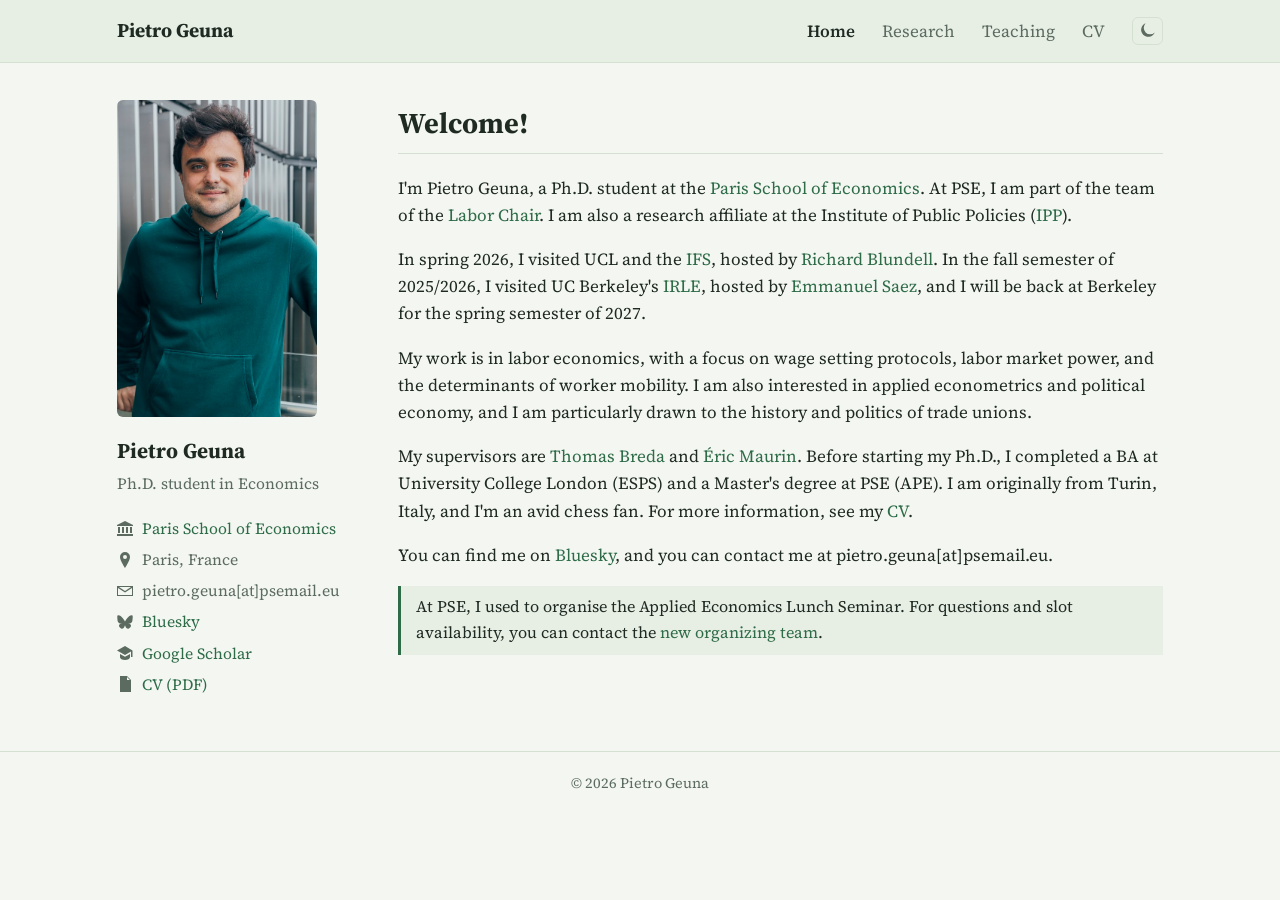
<file: index.html>
<!doctype html>
<html lang="en">
<head>
  <!-- Google tag (gtag.js) -->
  <script async src="https://www.googletagmanager.com/gtag/js?id=G-NQ5NPTL3GL"></script>
  <script>
    window.dataLayer = window.dataLayer || [];
    function gtag(){dataLayer.push(arguments);}
    gtag('js', new Date());
    gtag('config', 'G-NQ5NPTL3GL');
  </script>
  <meta charset="utf-8">
  <meta name="viewport" content="width=device-width, initial-scale=1">
  <title>Pietro Geuna</title>
  <meta name="description" content="Pietro Leone Geuna, Ph.D. student in economics at the Paris School of Economics. Labor economics, wage setting, labor market power, worker mobility.">
  <link rel="preconnect" href="https://fonts.googleapis.com">
  <link rel="preconnect" href="https://fonts.gstatic.com" crossorigin>
  <link href="https://fonts.googleapis.com/css2?family=Source+Serif+4:ital,opsz,wght@0,8..60,400;0,8..60,600;0,8..60,700;1,8..60,400&display=swap" rel="stylesheet">
  <link rel="stylesheet" href="assets/style.css">
  <link rel="icon" href="assets/favicon.svg" type="image/svg+xml">
  <meta property="og:type" content="website">
  <meta property="og:title" content="Pietro Geuna">
  <meta property="og:description" content="Ph.D. student in economics at the Paris School of Economics. Labor economics, wage setting, labor market power, worker mobility.">
  <meta property="og:url" content="https://pietro-geuna.github.io/">
  <meta property="og:image" content="https://pietro-geuna.github.io/assets/photo.jpg">
  <meta name="twitter:card" content="summary">
  <script src="assets/theme.js"></script>
</head>
<body>
<header class="masthead">
  <nav>
    <a class="site-title" href="index.html">Pietro Geuna</a>
    <a class="nav-link active" href="index.html">Home</a>
    <a class="nav-link" href="research.html">Research</a>
    <a class="nav-link" href="teaching.html">Teaching</a>
    <a class="nav-link" href="cv.html">CV</a>
    <button id="theme-toggle" class="theme-toggle" type="button" aria-label="Switch between light and dark mode" title="Switch between light and dark mode">
      <svg class="icon-moon" viewBox="0 0 16 16" aria-hidden="true"><path d="M6 .3a7.5 7.5 0 1 0 9.7 9.7A6 6 0 0 1 6 .3z"/></svg>
      <svg class="icon-sun" viewBox="0 0 16 16" aria-hidden="true"><circle cx="8" cy="8" r="3.2"/><path d="M7.3 0h1.4v2.4H7.3zM7.3 13.6h1.4V16H7.3zM0 7.3h2.4v1.4H0zM13.6 7.3H16v1.4h-2.4zM2.1 3.1l1-1 1.7 1.7-1 1zM11.2 12.2l1-1 1.7 1.7-1 1zM2.1 12.9l1.7-1.7 1 1-1.7 1.7zM11.2 3.8l1.7-1.7 1 1-1.7 1.7z"/></svg>
    </button>
  </nav>
</header>

<div class="wrapper">
  <aside class="sidebar">
    <img class="avatar" src="assets/photo.jpg" alt="Pietro Geuna">
    <h2>Pietro Geuna</h2>
    <p class="bio">Ph.D. student in Economics</p>
    <ul>
      <li><svg viewBox="0 0 16 16"><path d="M8 0 0 4v1h16V4L8 0zM1 6v6h2V6H1zm4 0v6h2V6H5zm4 0v6h2V6H9zm4 0v6h2V6h-2zM0 13v2h16v-2H0z"/></svg><a href="https://www.parisschoolofeconomics.eu/">Paris School of Economics</a></li>
      <li><svg viewBox="0 0 16 16"><path d="M8 0a5 5 0 0 0-5 5c0 3.5 5 11 5 11s5-7.5 5-11a5 5 0 0 0-5-5zm0 7a2 2 0 1 1 0-4 2 2 0 0 1 0 4z"/></svg>Paris, France</li>
      <li><svg viewBox="0 0 16 16"><path d="M0 3v10h16V3H0zm2 1h12L8 8 2 4zm-1 1 7 4.6L15 5v7H1V5z"/></svg>pietro.geuna[at]psemail.eu</li>
      <li><svg viewBox="0 0 600 530"><path d="m135.72 44.03c66.496 49.921 138.02 151.14 164.28 205.46 26.262-54.316 97.782-155.54 164.28-205.46 47.98-36.021 125.72-63.892 125.72 24.795 0 17.712-10.155 148.79-16.111 170.07-20.703 73.984-96.144 92.854-163.25 81.433 117.3 19.964 147.14 86.092 82.697 152.22-122.39 125.59-175.91-31.511-189.63-71.766-2.514-7.3797-3.6904-10.832-3.7077-7.8964-.0174-2.9357-1.1937.51669-3.7077 7.8964-13.714 40.255-67.233 197.36-189.63 71.766-64.444-66.128-34.605-132.26 82.697-152.22-67.108 11.421-142.55-7.4491-163.25-81.433-5.9562-21.282-16.111-152.36-16.111-170.07 0-88.687 77.742-60.816 125.72-24.795z"/></svg><a href="https://bsky.app/profile/pgeuna.bsky.social">Bluesky</a></li>
      <li><svg viewBox="0 0 16 16"><path d="M8 1 0 5.5l8 4.5 6-3.4V12h1.5V5.5L8 1zM3 9v3.2C3 13.8 5.2 15 8 15s5-1.2 5-2.8V9l-5 2.8L3 9z"/></svg><a href="https://scholar.google.com/citations?user=bglhk_4AAAAJ">Google Scholar</a></li>
      <li><svg viewBox="0 0 16 16"><path d="M3 0h7l4 4v12H3V0zm7 1v3h3L10 1zM5 7h7v1H5V7zm0 2h7v1H5V9zm0 2h5v1H5v-1z"/></svg><a href="assets/CV_Pietro_Geuna.pdf">CV (PDF)</a></li>
    </ul>
  </aside>

  <main class="content">
    <h1>Welcome!</h1>
    <p>I'm Pietro Geuna, a Ph.D. student at the <a href="https://www.parisschoolofeconomics.eu/">Paris School of Economics</a>. At PSE, I am part of the team of the <a href="https://www.parisschoolofeconomics.eu/en/research/research-initiatives/research-chairs/labor-chair/">Labor Chair</a>. I am also a research affiliate at the Institute of Public Policies (<a href="https://www.ipp.eu/en/author/pietrogeuna/">IPP</a>).</p>
    <p>In spring 2026, I visited UCL and the <a href="https://ifs.org.uk/">IFS</a>, hosted by <a href="https://homepages.ucl.ac.uk/~uctp39a/">Richard Blundell</a>. In the fall semester of 2025/2026, I visited UC Berkeley's <a href="https://irle.berkeley.edu/">IRLE</a>, hosted by <a href="https://eml.berkeley.edu/~saez/">Emmanuel Saez</a>, and I will be back at Berkeley for the spring semester of 2027.</p>
    <p>My work is in labor economics, with a focus on wage setting protocols, labor market power, and the determinants of worker mobility. I am also interested in applied econometrics and political economy, and I am particularly drawn to the history and politics of trade unions.</p>
    <p>My supervisors are <a href="https://www.parisschoolofeconomics.com/breda-thomas/index_en.html">Thomas Breda</a> and <a href="https://www.parisschoolofeconomics.eu/personnes/eric-maurin/">&Eacute;ric Maurin</a>. Before starting my Ph.D., I completed a BA at University College London (ESPS) and a Master's degree at PSE (APE). I am originally from Turin, Italy, and I'm an avid chess fan. For more information, see my <a href="cv.html">CV</a>.</p>
    <p>You can find me on <a href="https://bsky.app/profile/pgeuna.bsky.social">Bluesky</a>, and you can contact me at pietro.geuna[at]psemail.eu.</p>
    <p class="note">At PSE, I used to organise the Applied Economics Lunch Seminar. For questions and slot availability, you can contact the <a href="https://www.parisschoolofeconomics.eu/en/events/applied-economics-lunch/">new organizing team</a>.</p>
  </main>
</div>

<footer>&copy; 2026 Pietro Geuna</footer>
</body>
</html>
</file>
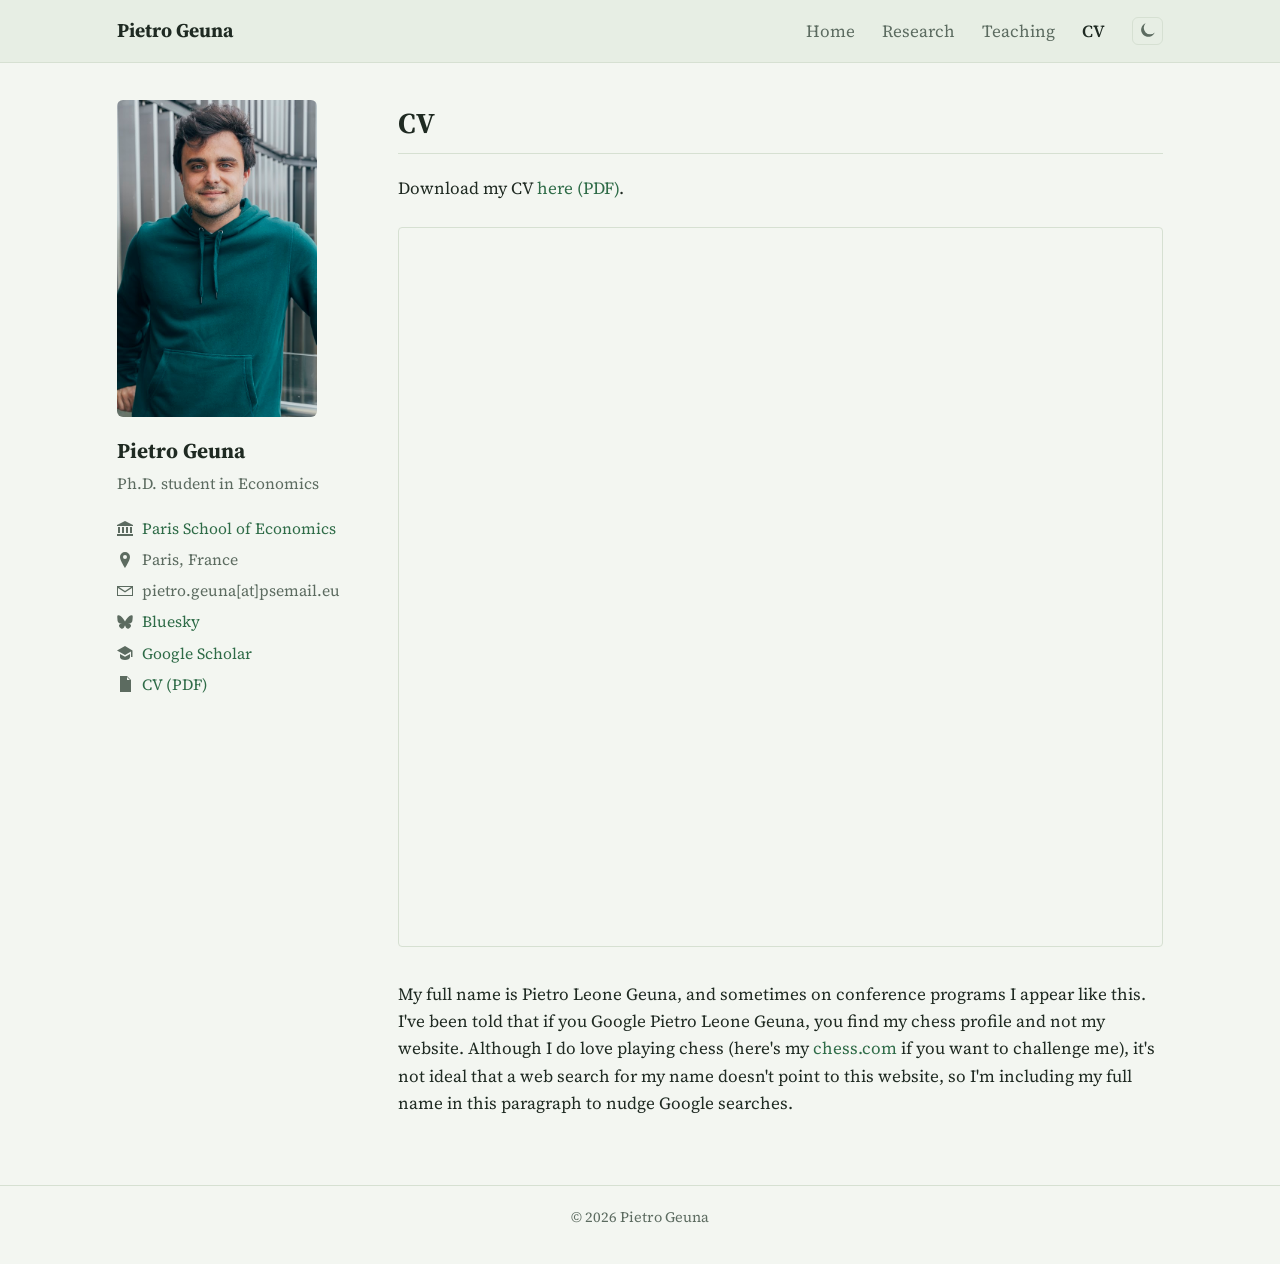
<file: cv.html>
<!doctype html>
<html lang="en">
<head>
  <!-- Google tag (gtag.js) -->
  <script async src="https://www.googletagmanager.com/gtag/js?id=G-NQ5NPTL3GL"></script>
  <script>
    window.dataLayer = window.dataLayer || [];
    function gtag(){dataLayer.push(arguments);}
    gtag('js', new Date());
    gtag('config', 'G-NQ5NPTL3GL');
  </script>
  <meta charset="utf-8">
  <meta name="viewport" content="width=device-width, initial-scale=1">
  <title>CV | Pietro Geuna</title>
  <meta name="description" content="Pietro Leone Geuna, Ph.D. student in economics at the Paris School of Economics. Labor economics, wage setting, labor market power, worker mobility.">
  <link rel="preconnect" href="https://fonts.googleapis.com">
  <link rel="preconnect" href="https://fonts.gstatic.com" crossorigin>
  <link href="https://fonts.googleapis.com/css2?family=Source+Serif+4:ital,opsz,wght@0,8..60,400;0,8..60,600;0,8..60,700;1,8..60,400&display=swap" rel="stylesheet">
  <link rel="stylesheet" href="assets/style.css">
  <link rel="icon" href="assets/favicon.svg" type="image/svg+xml">
  <meta property="og:type" content="website">
  <meta property="og:title" content="CV | Pietro Geuna">
  <meta property="og:description" content="Ph.D. student in economics at the Paris School of Economics. Labor economics, wage setting, labor market power, worker mobility.">
  <meta property="og:url" content="https://pietro-geuna.github.io/cv.html">
  <meta property="og:image" content="https://pietro-geuna.github.io/assets/photo.jpg">
  <meta name="twitter:card" content="summary">
  <script src="assets/theme.js"></script>
</head>
<body>
<header class="masthead">
  <nav>
    <a class="site-title" href="index.html">Pietro Geuna</a>
    <a class="nav-link" href="index.html">Home</a>
    <a class="nav-link" href="research.html">Research</a>
    <a class="nav-link" href="teaching.html">Teaching</a>
    <a class="nav-link active" href="cv.html">CV</a>
    <button id="theme-toggle" class="theme-toggle" type="button" aria-label="Switch between light and dark mode" title="Switch between light and dark mode">
      <svg class="icon-moon" viewBox="0 0 16 16" aria-hidden="true"><path d="M6 .3a7.5 7.5 0 1 0 9.7 9.7A6 6 0 0 1 6 .3z"/></svg>
      <svg class="icon-sun" viewBox="0 0 16 16" aria-hidden="true"><circle cx="8" cy="8" r="3.2"/><path d="M7.3 0h1.4v2.4H7.3zM7.3 13.6h1.4V16H7.3zM0 7.3h2.4v1.4H0zM13.6 7.3H16v1.4h-2.4zM2.1 3.1l1-1 1.7 1.7-1 1zM11.2 12.2l1-1 1.7 1.7-1 1zM2.1 12.9l1.7-1.7 1 1-1.7 1.7zM11.2 3.8l1.7-1.7 1 1-1.7 1.7z"/></svg>
    </button>
  </nav>
</header>

<div class="wrapper">
  <aside class="sidebar">
    <img class="avatar" src="assets/photo.jpg" alt="Pietro Geuna">
    <h2>Pietro Geuna</h2>
    <p class="bio">Ph.D. student in Economics</p>
    <ul>
      <li><svg viewBox="0 0 16 16"><path d="M8 0 0 4v1h16V4L8 0zM1 6v6h2V6H1zm4 0v6h2V6H5zm4 0v6h2V6H9zm4 0v6h2V6h-2zM0 13v2h16v-2H0z"/></svg><a href="https://www.parisschoolofeconomics.eu/">Paris School of Economics</a></li>
      <li><svg viewBox="0 0 16 16"><path d="M8 0a5 5 0 0 0-5 5c0 3.5 5 11 5 11s5-7.5 5-11a5 5 0 0 0-5-5zm0 7a2 2 0 1 1 0-4 2 2 0 0 1 0 4z"/></svg>Paris, France</li>
      <li><svg viewBox="0 0 16 16"><path d="M0 3v10h16V3H0zm2 1h12L8 8 2 4zm-1 1 7 4.6L15 5v7H1V5z"/></svg>pietro.geuna[at]psemail.eu</li>
      <li><svg viewBox="0 0 600 530"><path d="m135.72 44.03c66.496 49.921 138.02 151.14 164.28 205.46 26.262-54.316 97.782-155.54 164.28-205.46 47.98-36.021 125.72-63.892 125.72 24.795 0 17.712-10.155 148.79-16.111 170.07-20.703 73.984-96.144 92.854-163.25 81.433 117.3 19.964 147.14 86.092 82.697 152.22-122.39 125.59-175.91-31.511-189.63-71.766-2.514-7.3797-3.6904-10.832-3.7077-7.8964-.0174-2.9357-1.1937.51669-3.7077 7.8964-13.714 40.255-67.233 197.36-189.63 71.766-64.444-66.128-34.605-132.26 82.697-152.22-67.108 11.421-142.55-7.4491-163.25-81.433-5.9562-21.282-16.111-152.36-16.111-170.07 0-88.687 77.742-60.816 125.72-24.795z"/></svg><a href="https://bsky.app/profile/pgeuna.bsky.social">Bluesky</a></li>
      <li><svg viewBox="0 0 16 16"><path d="M8 1 0 5.5l8 4.5 6-3.4V12h1.5V5.5L8 1zM3 9v3.2C3 13.8 5.2 15 8 15s5-1.2 5-2.8V9l-5 2.8L3 9z"/></svg><a href="https://scholar.google.com/citations?user=bglhk_4AAAAJ">Google Scholar</a></li>
      <li><svg viewBox="0 0 16 16"><path d="M3 0h7l4 4v12H3V0zm7 1v3h3L10 1zM5 7h7v1H5V7zm0 2h7v1H5V9zm0 2h5v1H5v-1z"/></svg><a href="assets/CV_Pietro_Geuna.pdf">CV (PDF)</a></li>
    </ul>
  </aside>

  <main class="content">
    <h1>CV</h1>
    <p>Download my CV <a href="assets/CV_Pietro_Geuna.pdf">here (PDF)</a>.</p>
    <iframe class="cv-embed" src="assets/CV_Pietro_Geuna.pdf" title="CV of Pietro Geuna"></iframe>
    <p>My full name is Pietro Leone Geuna, and sometimes on conference programs I appear like this. I've been told that if you Google Pietro Leone Geuna, you find my chess profile and not my website. Although I do love playing chess (here's my <a href="https://www.chess.com/member/leonegeuna">chess.com</a> if you want to challenge me), it's not ideal that a web search for my name doesn't point to this website, so I'm including my full name in this paragraph to nudge Google searches.</p>
  </main>
</div>

<footer>&copy; 2026 Pietro Geuna</footer>
</body>
</html>
</file>
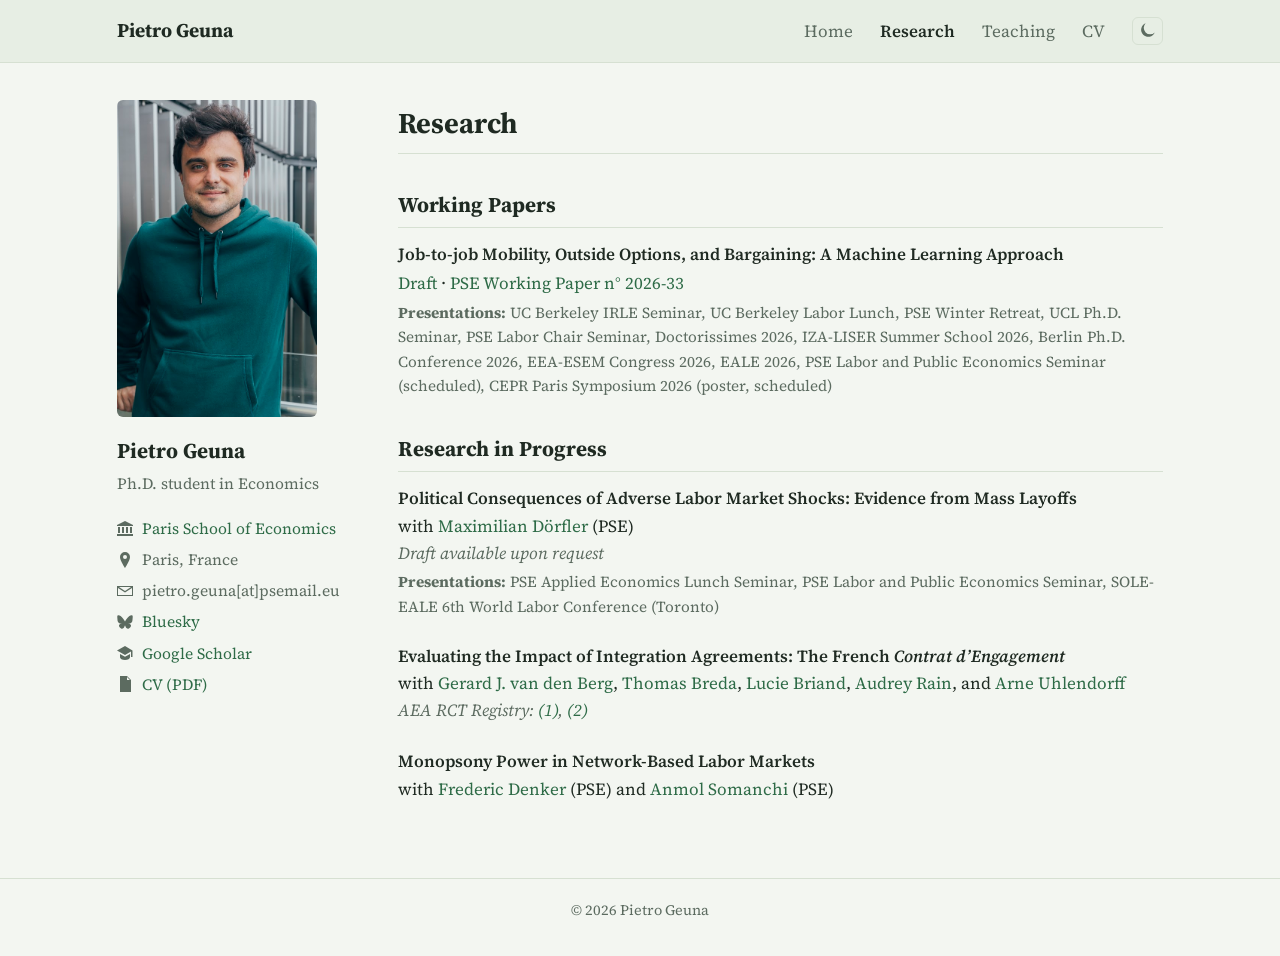
<file: research.html>
<!doctype html>
<html lang="en">
<head>
  <!-- Google tag (gtag.js) -->
  <script async src="https://www.googletagmanager.com/gtag/js?id=G-NQ5NPTL3GL"></script>
  <script>
    window.dataLayer = window.dataLayer || [];
    function gtag(){dataLayer.push(arguments);}
    gtag('js', new Date());
    gtag('config', 'G-NQ5NPTL3GL');
  </script>
  <meta charset="utf-8">
  <meta name="viewport" content="width=device-width, initial-scale=1">
  <title>Research | Pietro Geuna</title>
  <meta name="description" content="Pietro Leone Geuna, Ph.D. student in economics at the Paris School of Economics. Labor economics, wage setting, labor market power, worker mobility.">
  <link rel="preconnect" href="https://fonts.googleapis.com">
  <link rel="preconnect" href="https://fonts.gstatic.com" crossorigin>
  <link href="https://fonts.googleapis.com/css2?family=Source+Serif+4:ital,opsz,wght@0,8..60,400;0,8..60,600;0,8..60,700;1,8..60,400&display=swap" rel="stylesheet">
  <link rel="stylesheet" href="assets/style.css">
  <link rel="icon" href="assets/favicon.svg" type="image/svg+xml">
  <meta property="og:type" content="website">
  <meta property="og:title" content="Research | Pietro Geuna">
  <meta property="og:description" content="Ph.D. student in economics at the Paris School of Economics. Labor economics, wage setting, labor market power, worker mobility.">
  <meta property="og:url" content="https://pietro-geuna.github.io/research.html">
  <meta property="og:image" content="https://pietro-geuna.github.io/assets/photo.jpg">
  <meta name="twitter:card" content="summary">
  <script src="assets/theme.js"></script>
</head>
<body>
<header class="masthead">
  <nav>
    <a class="site-title" href="index.html">Pietro Geuna</a>
    <a class="nav-link" href="index.html">Home</a>
    <a class="nav-link active" href="research.html">Research</a>
    <a class="nav-link" href="teaching.html">Teaching</a>
    <a class="nav-link" href="cv.html">CV</a>
    <button id="theme-toggle" class="theme-toggle" type="button" aria-label="Switch between light and dark mode" title="Switch between light and dark mode">
      <svg class="icon-moon" viewBox="0 0 16 16" aria-hidden="true"><path d="M6 .3a7.5 7.5 0 1 0 9.7 9.7A6 6 0 0 1 6 .3z"/></svg>
      <svg class="icon-sun" viewBox="0 0 16 16" aria-hidden="true"><circle cx="8" cy="8" r="3.2"/><path d="M7.3 0h1.4v2.4H7.3zM7.3 13.6h1.4V16H7.3zM0 7.3h2.4v1.4H0zM13.6 7.3H16v1.4h-2.4zM2.1 3.1l1-1 1.7 1.7-1 1zM11.2 12.2l1-1 1.7 1.7-1 1zM2.1 12.9l1.7-1.7 1 1-1.7 1.7zM11.2 3.8l1.7-1.7 1 1-1.7 1.7z"/></svg>
    </button>
  </nav>
</header>

<div class="wrapper">
  <aside class="sidebar">
    <img class="avatar" src="assets/photo.jpg" alt="Pietro Geuna">
    <h2>Pietro Geuna</h2>
    <p class="bio">Ph.D. student in Economics</p>
    <ul>
      <li><svg viewBox="0 0 16 16"><path d="M8 0 0 4v1h16V4L8 0zM1 6v6h2V6H1zm4 0v6h2V6H5zm4 0v6h2V6H9zm4 0v6h2V6h-2zM0 13v2h16v-2H0z"/></svg><a href="https://www.parisschoolofeconomics.eu/">Paris School of Economics</a></li>
      <li><svg viewBox="0 0 16 16"><path d="M8 0a5 5 0 0 0-5 5c0 3.5 5 11 5 11s5-7.5 5-11a5 5 0 0 0-5-5zm0 7a2 2 0 1 1 0-4 2 2 0 0 1 0 4z"/></svg>Paris, France</li>
      <li><svg viewBox="0 0 16 16"><path d="M0 3v10h16V3H0zm2 1h12L8 8 2 4zm-1 1 7 4.6L15 5v7H1V5z"/></svg>pietro.geuna[at]psemail.eu</li>
      <li><svg viewBox="0 0 600 530"><path d="m135.72 44.03c66.496 49.921 138.02 151.14 164.28 205.46 26.262-54.316 97.782-155.54 164.28-205.46 47.98-36.021 125.72-63.892 125.72 24.795 0 17.712-10.155 148.79-16.111 170.07-20.703 73.984-96.144 92.854-163.25 81.433 117.3 19.964 147.14 86.092 82.697 152.22-122.39 125.59-175.91-31.511-189.63-71.766-2.514-7.3797-3.6904-10.832-3.7077-7.8964-.0174-2.9357-1.1937.51669-3.7077 7.8964-13.714 40.255-67.233 197.36-189.63 71.766-64.444-66.128-34.605-132.26 82.697-152.22-67.108 11.421-142.55-7.4491-163.25-81.433-5.9562-21.282-16.111-152.36-16.111-170.07 0-88.687 77.742-60.816 125.72-24.795z"/></svg><a href="https://bsky.app/profile/pgeuna.bsky.social">Bluesky</a></li>
      <li><svg viewBox="0 0 16 16"><path d="M8 1 0 5.5l8 4.5 6-3.4V12h1.5V5.5L8 1zM3 9v3.2C3 13.8 5.2 15 8 15s5-1.2 5-2.8V9l-5 2.8L3 9z"/></svg><a href="https://scholar.google.com/citations?user=bglhk_4AAAAJ">Google Scholar</a></li>
      <li><svg viewBox="0 0 16 16"><path d="M3 0h7l4 4v12H3V0zm7 1v3h3L10 1zM5 7h7v1H5V7zm0 2h7v1H5V9zm0 2h5v1H5v-1z"/></svg><a href="assets/CV_Pietro_Geuna.pdf">CV (PDF)</a></li>
    </ul>
  </aside>

  <main class="content">
    <h1>Research</h1>

    <h2>Working Papers</h2>

    <div class="paper">
      <div class="title">Job-to-job Mobility, Outside Options, and Bargaining: A Machine Learning Approach</div>
      <div class="links"><a href="assets/Geuna_Outside_Options_Draft_October_2026.pdf">Draft</a> &middot; <a href="https://shs.hal.science/halshs-05845509">PSE Working Paper n&deg; 2026-33</a></div>
      <div class="presentations"><strong>Presentations:</strong> UC Berkeley IRLE Seminar, UC Berkeley Labor Lunch, PSE Winter Retreat, UCL Ph.D. Seminar, PSE Labor Chair Seminar, Doctorissimes 2026, IZA-LISER Summer School 2026, Berlin Ph.D. Conference 2026, EEA-ESEM Congress 2026, EALE 2026, PSE Labor and Public Economics Seminar (scheduled), CEPR Paris Symposium 2026 (poster, scheduled)</div>
    </div>

    <h2>Research in Progress</h2>

    <div class="paper">
      <div class="title">Political Consequences of Adverse Labor Market Shocks: Evidence from Mass Layoffs</div>
      <div class="coauthors">with <a href="https://www.parisschoolofeconomics.eu/personnes/maximilian-doerfler/">Maximilian D&ouml;rfler</a> (PSE)</div>
      <div class="status">Draft available upon request</div>
      <div class="presentations"><strong>Presentations:</strong> PSE Applied Economics Lunch Seminar, PSE Labor and Public Economics Seminar, SOLE-EALE 6th World Labor Conference (Toronto)</div>
    </div>

    <div class="paper">
      <div class="title">Evaluating the Impact of Integration Agreements: The French <em>Contrat d&rsquo;Engagement</em></div>
      <div class="coauthors">with <a href="https://www.rug.nl/staff/gerard.van.den.berg/">Gerard J. van den Berg</a>, <a href="https://www.parisschoolofeconomics.com/breda-thomas/index_en.html">Thomas Breda</a>, <a href="https://www.ipp.eu/en/author/luciebriand/">Lucie Briand</a>, <a href="https://www.ipp.eu/en/author/audrey-rain/">Audrey Rain</a>, and <a href="https://sites.google.com/site/arneuhlendorff">Arne Uhlendorff</a></div>
      <div class="status">AEA RCT Registry: <a href="https://www.socialscienceregistry.org/trials/18614">(1)</a>, <a href="https://www.socialscienceregistry.org/trials/17471">(2)</a></div>
    </div>

    <div class="paper">
      <div class="title">Monopsony Power in Network-Based Labor Markets</div>
      <div class="coauthors">with <a href="https://fdenker.github.io/">Frederic Denker</a> (PSE) and <a href="https://sites.google.com/view/anmolsmnch">Anmol Somanchi</a> (PSE)</div>
    </div>
  </main>
</div>

<footer>&copy; 2026 Pietro Geuna</footer>
</body>
</html>
</file>
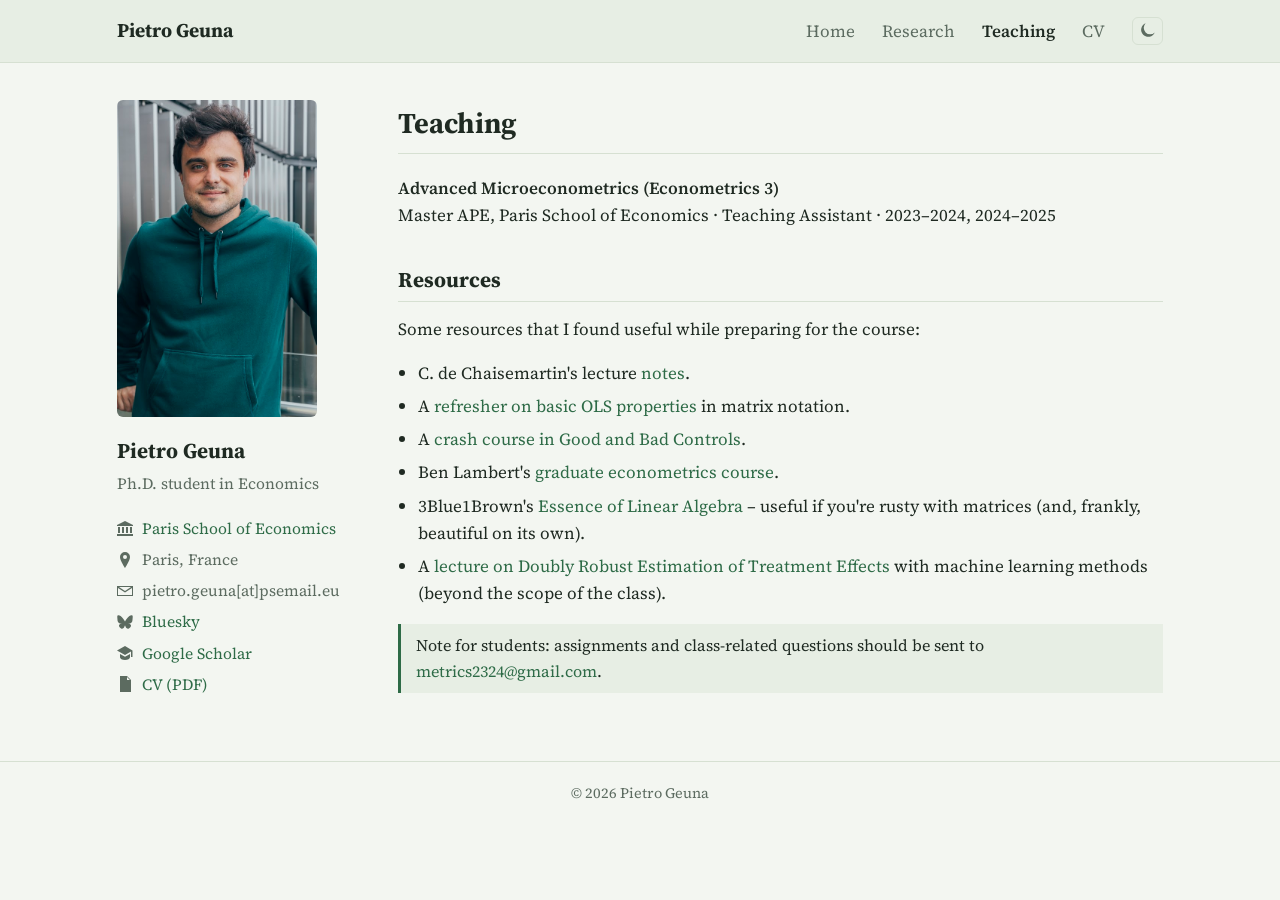
<file: teaching.html>
<!doctype html>
<html lang="en">
<head>
  <!-- Google tag (gtag.js) -->
  <script async src="https://www.googletagmanager.com/gtag/js?id=G-NQ5NPTL3GL"></script>
  <script>
    window.dataLayer = window.dataLayer || [];
    function gtag(){dataLayer.push(arguments);}
    gtag('js', new Date());
    gtag('config', 'G-NQ5NPTL3GL');
  </script>
  <meta charset="utf-8">
  <meta name="viewport" content="width=device-width, initial-scale=1">
  <title>Teaching | Pietro Geuna</title>
  <meta name="description" content="Pietro Leone Geuna, Ph.D. student in economics at the Paris School of Economics. Labor economics, wage setting, labor market power, worker mobility.">
  <link rel="preconnect" href="https://fonts.googleapis.com">
  <link rel="preconnect" href="https://fonts.gstatic.com" crossorigin>
  <link href="https://fonts.googleapis.com/css2?family=Source+Serif+4:ital,opsz,wght@0,8..60,400;0,8..60,600;0,8..60,700;1,8..60,400&display=swap" rel="stylesheet">
  <link rel="stylesheet" href="assets/style.css">
  <link rel="icon" href="assets/favicon.svg" type="image/svg+xml">
  <meta property="og:type" content="website">
  <meta property="og:title" content="Teaching | Pietro Geuna">
  <meta property="og:description" content="Ph.D. student in economics at the Paris School of Economics. Labor economics, wage setting, labor market power, worker mobility.">
  <meta property="og:url" content="https://pietro-geuna.github.io/teaching.html">
  <meta property="og:image" content="https://pietro-geuna.github.io/assets/photo.jpg">
  <meta name="twitter:card" content="summary">
  <script src="assets/theme.js"></script>
</head>
<body>
<header class="masthead">
  <nav>
    <a class="site-title" href="index.html">Pietro Geuna</a>
    <a class="nav-link" href="index.html">Home</a>
    <a class="nav-link" href="research.html">Research</a>
    <a class="nav-link active" href="teaching.html">Teaching</a>
    <a class="nav-link" href="cv.html">CV</a>
    <button id="theme-toggle" class="theme-toggle" type="button" aria-label="Switch between light and dark mode" title="Switch between light and dark mode">
      <svg class="icon-moon" viewBox="0 0 16 16" aria-hidden="true"><path d="M6 .3a7.5 7.5 0 1 0 9.7 9.7A6 6 0 0 1 6 .3z"/></svg>
      <svg class="icon-sun" viewBox="0 0 16 16" aria-hidden="true"><circle cx="8" cy="8" r="3.2"/><path d="M7.3 0h1.4v2.4H7.3zM7.3 13.6h1.4V16H7.3zM0 7.3h2.4v1.4H0zM13.6 7.3H16v1.4h-2.4zM2.1 3.1l1-1 1.7 1.7-1 1zM11.2 12.2l1-1 1.7 1.7-1 1zM2.1 12.9l1.7-1.7 1 1-1.7 1.7zM11.2 3.8l1.7-1.7 1 1-1.7 1.7z"/></svg>
    </button>
  </nav>
</header>

<div class="wrapper">
  <aside class="sidebar">
    <img class="avatar" src="assets/photo.jpg" alt="Pietro Geuna">
    <h2>Pietro Geuna</h2>
    <p class="bio">Ph.D. student in Economics</p>
    <ul>
      <li><svg viewBox="0 0 16 16"><path d="M8 0 0 4v1h16V4L8 0zM1 6v6h2V6H1zm4 0v6h2V6H5zm4 0v6h2V6H9zm4 0v6h2V6h-2zM0 13v2h16v-2H0z"/></svg><a href="https://www.parisschoolofeconomics.eu/">Paris School of Economics</a></li>
      <li><svg viewBox="0 0 16 16"><path d="M8 0a5 5 0 0 0-5 5c0 3.5 5 11 5 11s5-7.5 5-11a5 5 0 0 0-5-5zm0 7a2 2 0 1 1 0-4 2 2 0 0 1 0 4z"/></svg>Paris, France</li>
      <li><svg viewBox="0 0 16 16"><path d="M0 3v10h16V3H0zm2 1h12L8 8 2 4zm-1 1 7 4.6L15 5v7H1V5z"/></svg>pietro.geuna[at]psemail.eu</li>
      <li><svg viewBox="0 0 600 530"><path d="m135.72 44.03c66.496 49.921 138.02 151.14 164.28 205.46 26.262-54.316 97.782-155.54 164.28-205.46 47.98-36.021 125.72-63.892 125.72 24.795 0 17.712-10.155 148.79-16.111 170.07-20.703 73.984-96.144 92.854-163.25 81.433 117.3 19.964 147.14 86.092 82.697 152.22-122.39 125.59-175.91-31.511-189.63-71.766-2.514-7.3797-3.6904-10.832-3.7077-7.8964-.0174-2.9357-1.1937.51669-3.7077 7.8964-13.714 40.255-67.233 197.36-189.63 71.766-64.444-66.128-34.605-132.26 82.697-152.22-67.108 11.421-142.55-7.4491-163.25-81.433-5.9562-21.282-16.111-152.36-16.111-170.07 0-88.687 77.742-60.816 125.72-24.795z"/></svg><a href="https://bsky.app/profile/pgeuna.bsky.social">Bluesky</a></li>
      <li><svg viewBox="0 0 16 16"><path d="M8 1 0 5.5l8 4.5 6-3.4V12h1.5V5.5L8 1zM3 9v3.2C3 13.8 5.2 15 8 15s5-1.2 5-2.8V9l-5 2.8L3 9z"/></svg><a href="https://scholar.google.com/citations?user=bglhk_4AAAAJ">Google Scholar</a></li>
      <li><svg viewBox="0 0 16 16"><path d="M3 0h7l4 4v12H3V0zm7 1v3h3L10 1zM5 7h7v1H5V7zm0 2h7v1H5V9zm0 2h5v1H5v-1z"/></svg><a href="assets/CV_Pietro_Geuna.pdf">CV (PDF)</a></li>
    </ul>
  </aside>

  <main class="content">
    <h1>Teaching</h1>

    <div class="paper">
      <div class="title">Advanced Microeconometrics (Econometrics 3)</div>
      <div>Master APE, Paris School of Economics &middot; Teaching Assistant &middot; 2023&ndash;2024, 2024&ndash;2025</div>
    </div>

    <h2>Resources</h2>
    <p>Some resources that I found useful while preparing for the course:</p>
    <ul class="resources">
      <li>C. de Chaisemartin's lecture <a href="https://drive.google.com/file/d/1m4_oPcl0sDI955b3hYDLxheMklRowlzA/view?usp=sharing">notes</a>.</li>
      <li>A <a href="https://web.stanford.edu/~mrosenfe/soc_meth_proj3/matrix_OLS_NYU_notes.pdf">refresher on basic OLS properties</a> in matrix notation.</li>
      <li>A <a href="https://ftp.cs.ucla.edu/pub/stat_ser/r493.pdf">crash course in Good and Bad Controls</a>.</li>
      <li>Ben Lambert's <a href="https://youtu.be/GMVh02WGhoc?si=K744zbL1Ojloh1XR">graduate econometrics course</a>.</li>
      <li>3Blue1Brown's <a href="https://youtu.be/fNk_zzaMoSs?si=TQWUk_HNgawuYmyy">Essence of Linear Algebra</a> &ndash; useful if you're rusty with matrices (and, frankly, beautiful on its own).</li>
      <li>A <a href="https://www.youtube.com/watch?v=IfZHUFFlsGc&amp;t=382s">lecture on Doubly Robust Estimation of Treatment Effects</a> with machine learning methods (beyond the scope of the class).</li>
    </ul>

    <p class="note">Note for students: assignments and class-related questions should be sent to <a href="mailto:metrics2324@gmail.com">metrics2324@gmail.com</a>.</p>
  </main>
</div>

<footer>&copy; 2026 Pietro Geuna</footer>
</body>
</html>
</file>
<file: assets/style.css>
:root {
  --bg: #f3f6f1;
  --fg: #1f2a22;
  --muted: #5c6b60;
  --rule: #d6e0d2;
  --accent: #2e6b47;
  --accent-hover: #1b4a2f;
  --nav-bg: #e7eee4;
  --maxw: 1080px;
}
/* Dark mode: follows the system unless the visitor picked light; toggle can force dark */
@media (prefers-color-scheme: dark) {
  :root:not([data-theme="light"]) {
    --bg: #1c2620;
    --fg: #e3e9e4;
    --muted: #a0ada4;
    --rule: #33413a;
    --accent: #8fcaa4;
    --accent-hover: #b6dec4;
    --nav-bg: #232f28;
  }
}
:root[data-theme="dark"] {
  --bg: #1c2620;
  --fg: #e3e9e4;
  --muted: #a0ada4;
  --rule: #33413a;
  --accent: #8fcaa4;
  --accent-hover: #b6dec4;
  --nav-bg: #232f28;
}

/* Theme toggle */
.theme-toggle {
  background: none;
  border: 1px solid var(--rule);
  border-radius: 6px;
  color: var(--muted);
  cursor: pointer;
  padding: 0.3rem 0.4rem;
  line-height: 0;
  align-self: center;
}
.theme-toggle:hover { color: var(--fg); border-color: var(--muted); }
.theme-toggle svg { width: 15px; height: 15px; fill: currentColor; }
.theme-toggle .icon-sun { display: none; }
:root[data-theme="dark"] .theme-toggle .icon-sun { display: inline; }
:root[data-theme="dark"] .theme-toggle .icon-moon { display: none; }
@media (prefers-color-scheme: dark) {
  :root:not([data-theme="light"]) .theme-toggle .icon-sun { display: inline; }
  :root:not([data-theme="light"]) .theme-toggle .icon-moon { display: none; }
}

* { box-sizing: border-box; }
html { font-size: 17px; }
body {
  margin: 0;
  background: var(--bg);
  color: var(--fg);
  font-family: "Source Serif 4", Georgia, "Times New Roman", serif;
  line-height: 1.6;
}
a { color: var(--accent); text-decoration: none; }
a:hover { color: var(--accent-hover); text-decoration: underline; }

/* Top navigation */
.masthead {
  border-bottom: 1px solid var(--rule);
  background: var(--nav-bg);
}
.masthead nav {
  max-width: var(--maxw);
  margin: 0 auto;
  padding: 0.9rem 1rem;
  display: flex;
  align-items: baseline;
  flex-wrap: wrap;
  gap: 0.4rem 1.6rem;
}
.masthead .site-title {
  font-weight: 700;
  font-size: 1.15rem;
  color: var(--fg);
  margin-right: auto;
}
.masthead .site-title:hover { text-decoration: none; }
.masthead a.nav-link { color: var(--muted); }
.masthead a.nav-link:hover, .masthead a.nav-link.active { color: var(--fg); text-decoration: none; }
.masthead a.nav-link.active { font-weight: 600; }
@media (max-width: 520px) {
  .masthead nav { column-gap: 1.1rem; }
  .masthead .site-title { flex-basis: 100%; }
}

/* Layout */
.wrapper {
  max-width: var(--maxw);
  margin: 0 auto;
  padding: 2.2rem 1rem 3rem;
  display: grid;
  grid-template-columns: 230px 1fr;
  gap: 3rem;
}
@media (max-width: 760px) {
  .wrapper { grid-template-columns: 1fr; gap: 1.5rem; padding-top: 1.5rem; }
}

/* Sidebar */
.sidebar { font-size: 0.92rem; }
.sidebar img.avatar {
  width: 100%;
  max-width: 200px;
  border-radius: 6px;
  display: block;
  margin-bottom: 1rem;
}
.sidebar h2 { font-size: 1.25rem; margin: 0 0 0.2rem; }
.sidebar .bio { color: var(--muted); margin: 0 0 1rem; }
.sidebar ul { list-style: none; padding: 0; margin: 0; }
.sidebar li { display: flex; align-items: center; gap: 0.55rem; padding: 0.18rem 0; color: var(--muted); }
.sidebar li svg { width: 16px; height: 16px; flex-shrink: 0; fill: currentColor; }
@media (max-width: 760px) {
  .sidebar { display: grid; grid-template-columns: 110px 1fr; gap: 0 1rem; align-items: start; }
  .sidebar img.avatar { grid-row: span 3; margin: 0; }
}

/* Content */
.content { min-width: 0; }
.content h1 {
  font-size: 1.7rem;
  margin: 0 0 1.2rem;
  padding-bottom: 0.4rem;
  border-bottom: 1px solid var(--rule);
}
.content h2 {
  font-size: 1.25rem;
  margin: 2rem 0 0.8rem;
  padding-bottom: 0.25rem;
  border-bottom: 1px solid var(--rule);
}
.content p { margin: 0 0 1rem; }

/* Papers */
.paper { margin: 0 0 1.4rem; }
.paper .title { font-weight: 600; }
.paper .coauthors { color: var(--fg); }
.paper .status { color: var(--muted); font-style: italic; }
.paper .links { margin-top: 0.1rem; }
.paper .presentations { color: var(--muted); font-size: 0.9rem; margin-top: 0.2rem; }

.content ul.resources { padding-left: 1.2rem; }
.content ul.resources li { margin-bottom: 0.35rem; }

.note {
  border-left: 3px solid var(--accent);
  padding: 0.5rem 0.9rem;
  background: var(--nav-bg);
  font-size: 0.95rem;
}

.cv-embed {
  width: 100%;
  height: 80vh;
  border: 1px solid var(--rule);
  border-radius: 4px;
  margin: 0.5rem 0 1.5rem;
}

footer {
  border-top: 1px solid var(--rule);
  color: var(--muted);
  font-size: 0.85rem;
  text-align: center;
  padding: 1.2rem 1rem 2rem;
}
</file>
